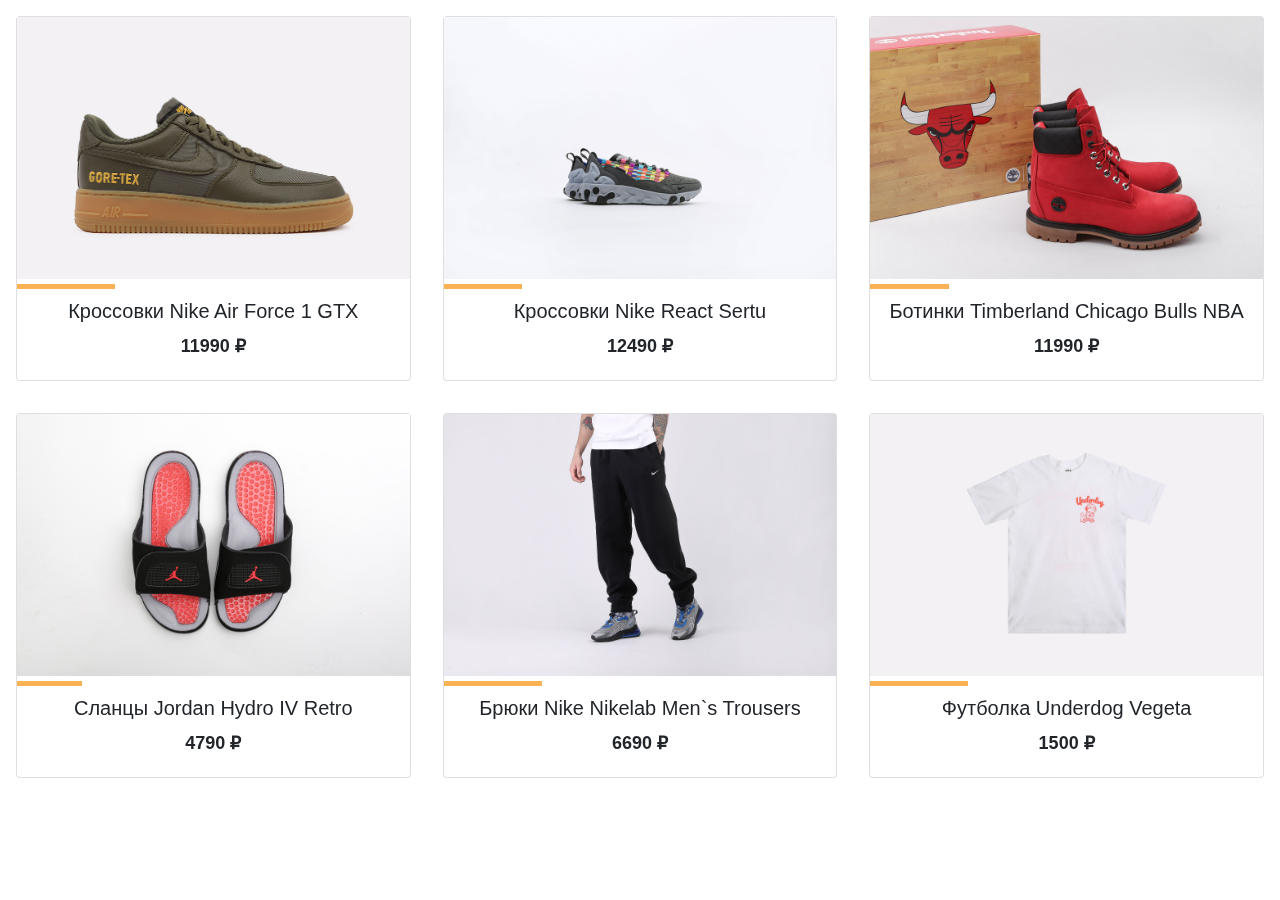
<file: index.html>
<!DOCTYPE html>
<html lang="en">

<head>
    <meta charset="UTF-8">
    <meta name="viewport" content="width=device-width, initial-scale=1.0">
    <title>Товар</title>
    <link rel="stylesheet" href="https://maxcdn.bootstrapcdn.com/bootstrap/4.0.0/css/bootstrap.min.css"
        integrity="sha384-Gn5384xqQ1aoWXA+058RXPxPg6fy4IWvTNh0E263XmFcJlSAwiGgFAW/dAiS6JXm" crossorigin="anonymous">
    <link rel="stylesheet" href="src/css/slider.css">
    <link rel="stylesheet" href="src/css/index.css">
    <link rel="stylesheet" href="src/css/modal.css">
    <link rel="stylesheet" href="src/libs/Brazzers-Carousel/jQuery.Brazzers-Carousel.min.css">

</head>

<body>

    <div class="container-fluid">
        <div class="row" id="goods"> </div>
    </div>

    <script src="goods.js"></script>
    <script src="src/js/base.js"></script>
    <script src="src/js/modal.js" defer> </script>
    <script src="src/js/index.js" defer></script>
    <script src="src/js/slider.js"></script>
    <script src="https://code.jquery.com/jquery-3.5.1.min.js"
        integrity="sha256-9/aliU8dGd2tb6OSsuzixeV4y/faTqgFtohetphbbj0=" crossorigin="anonymous"></script>
    <script src="src/libs/Brazzers-Carousel/jQuery.Brazzers-Carousel.min.js"></script>

</body>

</html>
</file>
<file: src/css/slider.css>
/* Собственно сам слайдер */
.slider{
    width: 100%;
    
    position: relative;

    margin-bottom: 130px;
    margin: auto;
}

.slider .item img {
    object-fit: cover;
    width: 100%;
}

.slider .prev, .slider .next {
    cursor: pointer;
    position: absolute;
    top: 0;
    top: 50%;
    width: auto;
    margin-top: -22px;
    padding: 16px;
    color: white;
    font-weight: bold;
    font-size: 18px;
    transition: 0.6s ease;
    border-radius: 0 3px 3px 0;
}


.slider .next {
    right: 0;
    border-radius: 3px 0 0 3px;
}

.slider .prev:hover,
.slider .next:hover {
    background-color: rgba(0, 0, 0, 0.8);
}


/* Заголовок слайда */
.slideText {
    position: absolute;
    color: #fff;
    font-size: 35px;
    left: 50%;
    top: 50%;
    transform: translate(-50%, -50%);
    text-shadow: 1px 1px 1px #000, 0 0 1em #000;
}




.slider-dots {
  text-align: center;
 
}
.slider-dots_item{
    cursor: pointer;
    height: 12px;
    width: 12px;
    margin: 0 2px;
    background-color: #ddd;
    border-radius: 50%;
    display: inline-block;
    transition: background-color 0.6s ease;
}

.active_dot,
.slider-dots_item:hover {
    background-color: #aaa;
}
</file>
<file: src/css/index.css>
body{
  padding: 0;
  margin: 0;
}

.card{
  position: relative;
  padding-bottom: 20px;     
}
.card:hover{
  position: absolute;
  z-index: 10;    
  margin-right: 16px;
  border-width: medium;
  border-color: gray;
  margin-bottom: 20px;  
}

.card:hover .mini-desc{
  display: block;  
}


.card-pic{ 
  margin: 10px auto;
  width: 100%;
  height: 100%; 
}


.card-name{
  margin: 10px auto;
  text-align: center;
}

.card-price{
  margin: 0px auto;
  font-weight: bold;
  font-size: large;
}

.mini-desc{
  padding-left: 10px;
  display: none; 
}
.mini-desc-span{
  font-weight: bolder;
}

.card-button{
  margin: auto;
}

.pic-basket{
  margin: 0 auto;
}
</file>
<file: src/css/modal.css>
.my_modal.open .modal-overlay,
.my_modal.open .modal-window{
    opacity: 1;
    z-index: 999;
}

.my_modal.hide .modal-overlay,
.my_modal.hide .modal-window{
    opacity: 1;
    z-index: 999;
}

.my_modal.open .modal-window{
    transform: translateY(10px);
}
.my_modal.open .modal-overlay{
    background: rgba(0, 0, 0, .5);
}

.my_modal.hide .modal-window{
    transform: translateY(-1000px);
}
.my_modal.hide .modal-overlay{
    background: rgba(0, 0, 0, 0);
}


.modal-overlay, .modal-window{
    opacity: 0;
    z-index: -1;
}

.modal-overlay{
    position: fixed;
    top: 0;
    right: 0;
    left: 0;
    bottom: 0;
    background:  rgba(0, 0, 0, 0);
    transition: background .2s ease;
}

.modal-window{  
    border-radius: 5px;
    background: #fff;
    margin: 0 auto;
    transform: translateY(-1000px);
    transition: transform .2s ease;
    overflow: auto; 
    width: 70%; 
    max-height: 95%;
}

.modal-header{
    padding: 5px 10px;
    display:  flex;
    justify-content: space-between;
}

.modal-title{
    font-size: 1.5rem;
}
.modal-close{
    cursor: pointer;
    font-size: 50px;
}

.modal-footer{
    display: flex;
    justify-content: left;
}

@media (max-width: 768px) { 
    .modal-window{
        width:100%; 
        max-height: 90%;
    }
}
</file>
